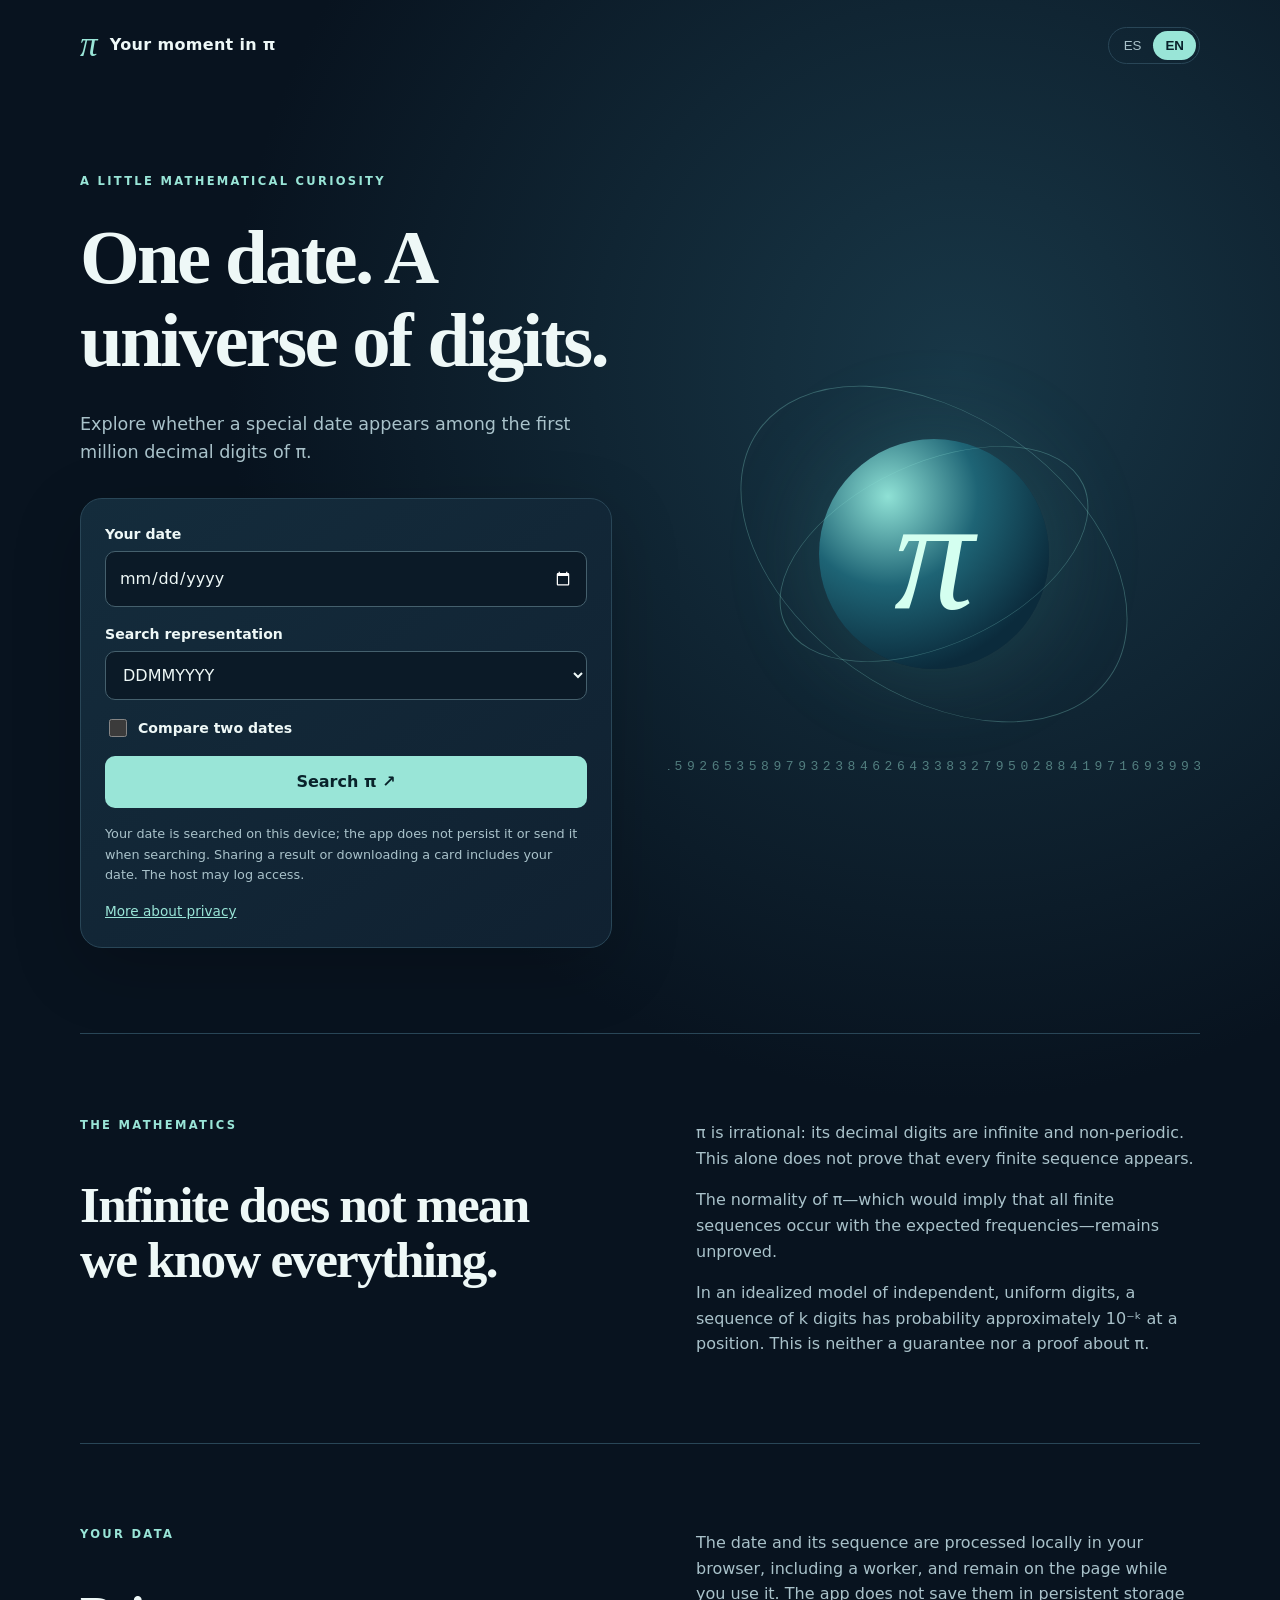
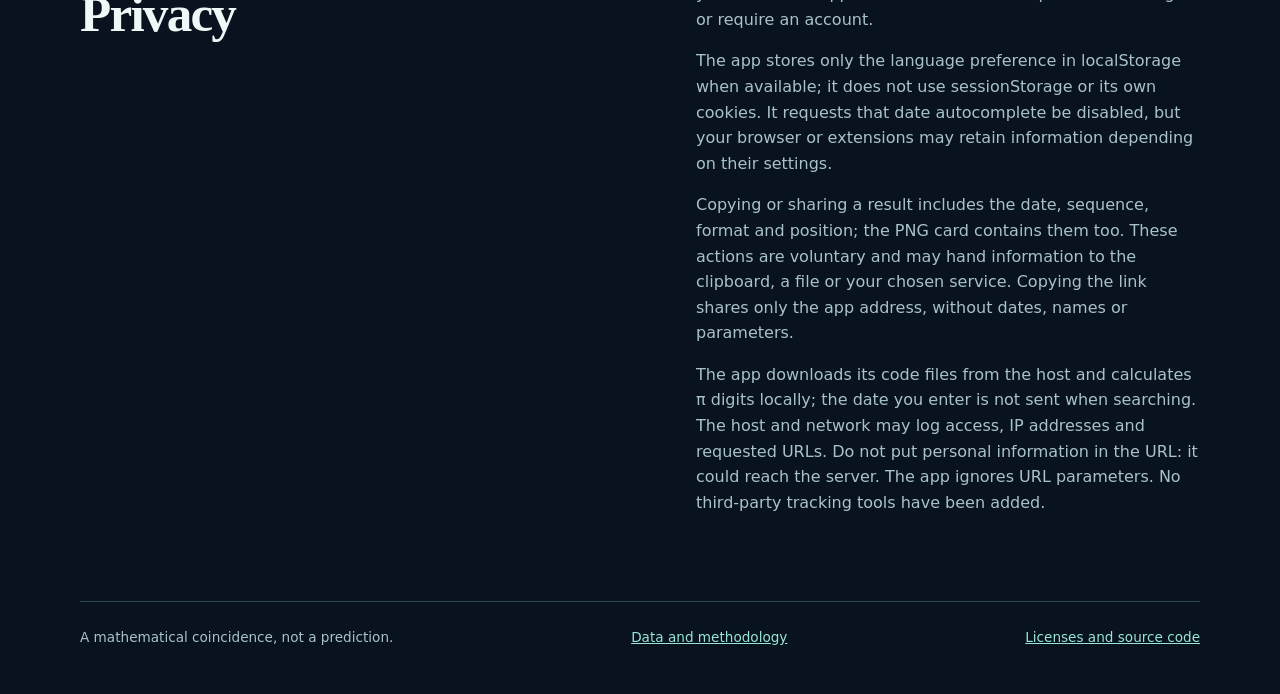
<file: index.html>
<!doctype html>
<html lang="es">
<head>
  <meta charset="utf-8">
  <meta name="viewport" content="width=device-width, initial-scale=1">
  <meta name="theme-color" content="#091522">
  <meta name="description" content="Busca una fecha entre un millón de decimales de pi.">
  <title>Tu instante en π</title>
  <link rel="stylesheet" href="./styles.css">
  <script type="module" src="./app.mjs"></script>
</head>
<body>
  <header class="topbar wrap">
    <a class="brand" href="./"><span class="brand-mark">π</span><span data-i18n="brand">Tu instante en π</span></a>
    <nav aria-label="Language / Idioma" class="language">
      <button type="button" data-lang="es" aria-pressed="true">ES</button>
      <button type="button" data-lang="en" aria-pressed="false">EN</button>
    </nav>
  </header>
  <main>
    <section class="hero wrap">
      <div>
        <p class="eyebrow" data-i18n="eyebrow">UNA PEQUEÑA CURIOSIDAD MATEMÁTICA</p>
        <h1 data-i18n="headline">Una fecha. <em>Un universo de cifras.</em></h1>
        <p class="intro" data-i18n="intro">Explora si una fecha especial aparece entre el primer millón de decimales de π.</p>
        <form id="search-form" class="panel" autocomplete="off">
          <div class="field"><label for="date-one" data-i18n="dateOne">Tu fecha</label><input id="date-one" type="date" min="0001-01-01" max="9999-12-31" autocomplete="off" required></div>
          <div class="field"><label for="format" data-i18n="format">Representación de búsqueda</label>
            <select id="format"><option value="DDMMYYYY">DDMMYYYY</option><option value="MMDDYYYY">MMDDYYYY</option><option value="YYYYMMDD">YYYYMMDD</option><option value="DDMMYY">DDMMYY</option></select>
          </div>
          <label class="toggle"><input id="couple" type="checkbox"> <span data-i18n="couple">Comparar dos fechas</span></label>
          <div class="field" id="second-field" hidden><label for="date-two" data-i18n="dateTwo">Segunda fecha</label><input id="date-two" type="date" min="0001-01-01" max="9999-12-31" autocomplete="off"></div>
          <button class="primary" id="search" type="submit" data-i18n="search">Buscar en π <span aria-hidden="true">↗</span></button>
          <button type="button" id="cancel" data-i18n="cancel" hidden>Cancelar búsqueda</button>
          <p class="privacy" data-i18n="privacy">Tu fecha se busca en este dispositivo y la app no la guarda de forma persistente ni la envía al buscar. Compartir el resultado o descargar una tarjeta incluye tu fecha. El alojamiento puede registrar accesos.</p>
          <a class="privacy-link" href="#privacy" data-i18n="privacyMore">Más sobre privacidad</a>
        </form>
      </div>
      <div class="cosmos" aria-hidden="true"><div class="orbit orbit-one"></div><div class="orbit orbit-two"></div><div class="orb">π</div><div class="digits">3.14159265358979323846264338327950288419716939937510</div></div>
    </section>
    <section class="wrap results" aria-live="polite" aria-atomic="true" id="results"></section>
    <section class="wrap knowledge">
      <div><p class="eyebrow" data-i18n="learnLabel">LA MATEMÁTICA DETRÁS</p><h2 data-i18n="learnTitle">Infinito no significa que sepamos todo.</h2></div>
      <div class="knowledge-copy"><p data-i18n="fact">π es irracional: sus decimales son infinitos y no periódicos. Esto, por sí solo, no demuestra que aparezca cada secuencia finita.</p><p data-i18n="normal">La normalidad de π —que implicaría que todas las secuencias finitas aparecen con las frecuencias esperadas— sigue sin demostrarse.</p><p data-i18n="probability">Como modelo idealizado de cifras independientes y uniformes, una secuencia de k dígitos tiene probabilidad aproximada 10⁻ᵏ en una posición. No es una garantía ni una prueba sobre π.</p></div>
    </section>
    <section class="wrap knowledge" id="privacy" aria-labelledby="privacy-title">
      <div><p class="eyebrow" data-i18n="privacyLabel">TUS DATOS</p><h2 id="privacy-title" data-i18n="privacyTitle">Privacidad</h2></div>
      <div class="knowledge-copy">
        <p data-i18n="privacyLocal">La fecha y su secuencia se procesan localmente en tu navegador, incluido un worker, y permanecen en la página mientras la usas. La aplicación no las guarda en almacenamiento persistente ni necesita una cuenta.</p>
        <p data-i18n="privacyStorage">La aplicación solo guarda la preferencia de idioma en localStorage cuando está disponible; no utiliza sessionStorage ni cookies propias. Solicita desactivar el autocompletado de fechas, pero el navegador o sus extensiones pueden conservar información según su configuración.</p>
        <p data-i18n="privacyShare">Copiar o compartir un resultado incluye la fecha, la secuencia, el formato y la posición; la tarjeta PNG también contiene esos datos. Estas acciones son voluntarias y pueden entregar información al portapapeles, al archivo o al servicio que elijas. Copiar el enlace solo comparte la dirección de la aplicación, sin fecha, nombre ni parámetros.</p>
        <p data-i18n="privacyNetwork">La aplicación descarga sus archivos de código desde el alojamiento y calcula los decimales localmente; no se envía la fecha introducida al buscar. El alojamiento y la red pueden registrar accesos, direcciones IP y direcciones solicitadas. No escribas datos personales en la URL: podrían llegar al servidor. La aplicación ignora sus parámetros. No se han incorporado herramientas de seguimiento de terceros.</p>
      </div>
    </section>
  </main>
  <footer class="wrap footer"><span data-i18n="footer">Una coincidencia matemática, no una predicción.</span><a href="./README.md" data-i18n="about">Datos y metodología</a><a href="./licencias.html" data-i18n="licenses">Licencias y código fuente</a></footer>
</body>
</html>
</file>
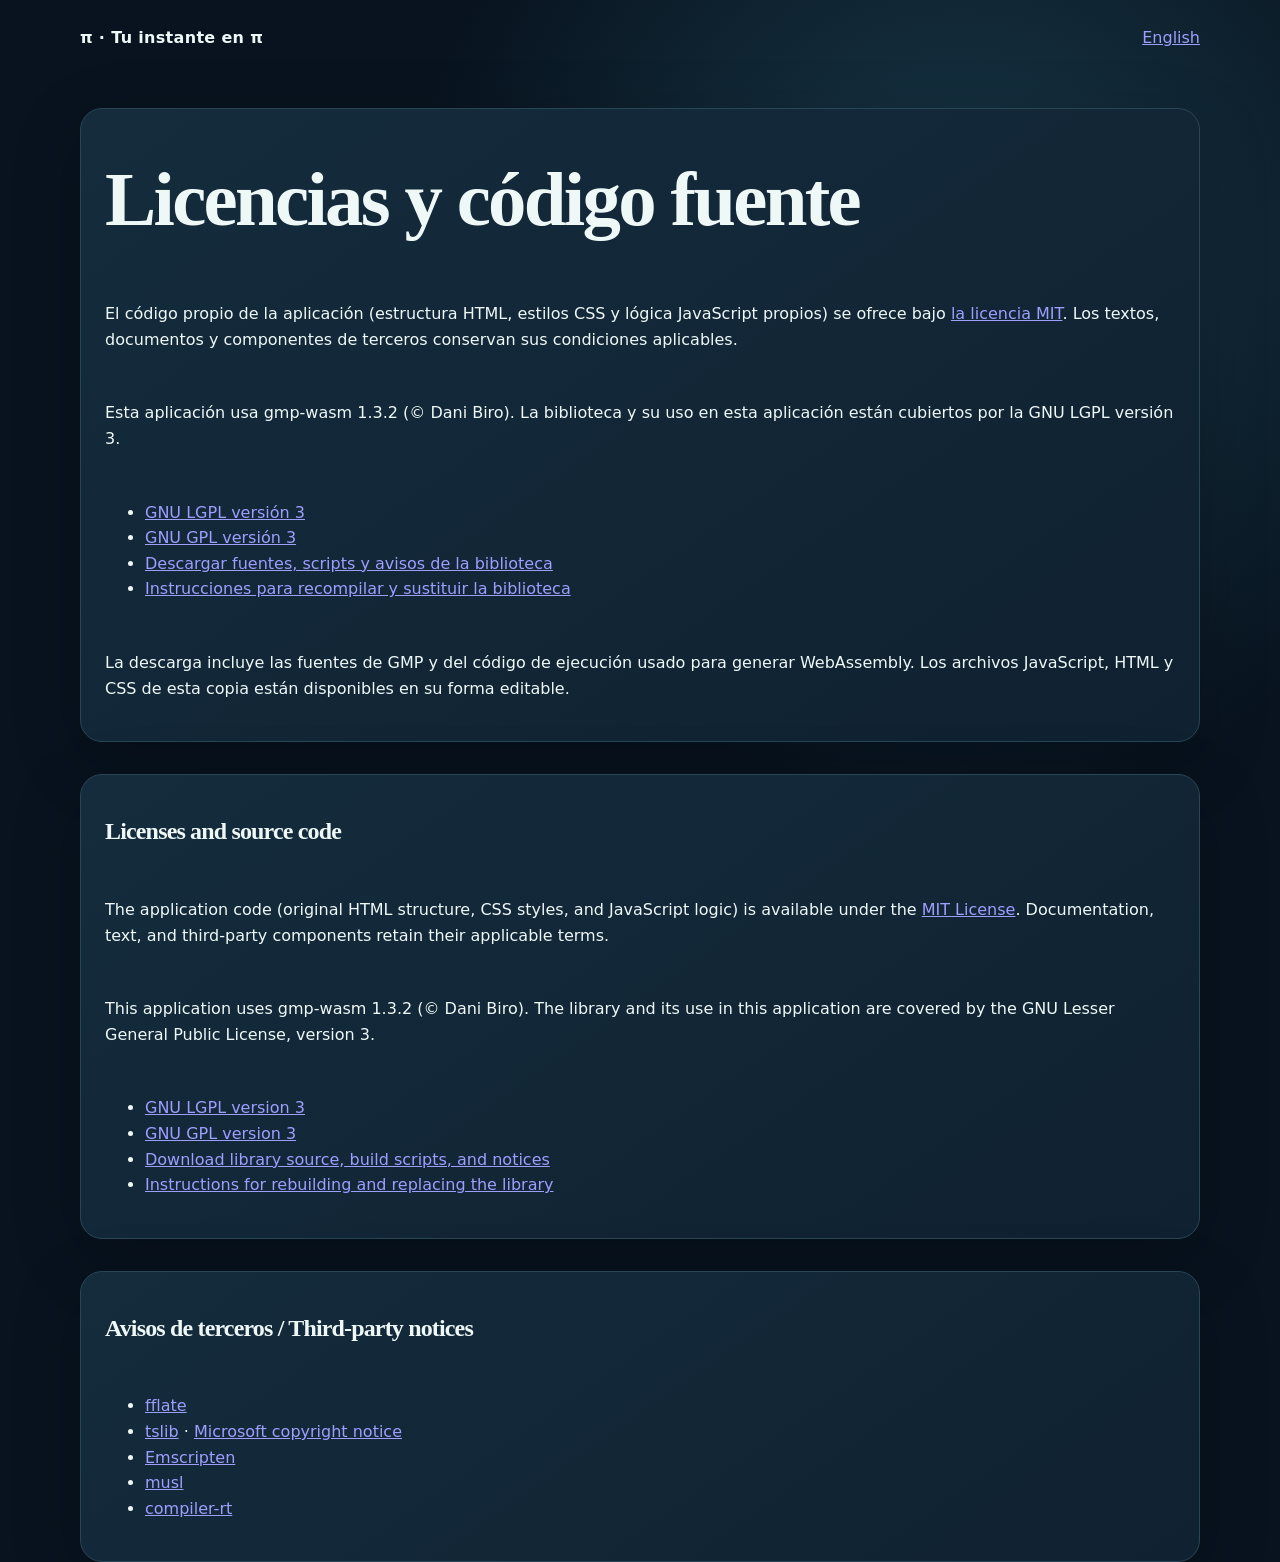
<file: licencias.html>
<!doctype html>
<html lang="es">
<head>
<meta charset="utf-8">
<meta name="viewport" content="width=device-width, initial-scale=1">
<title>Licencias y código fuente | Tu instante en π</title>
<link rel="stylesheet" href="./styles.css">
</head>
<body>
<header class="topbar wrap"><a class="brand" href="./">π · Tu instante en π</a><a href="#english" lang="en">English</a></header>
<main class="wrap">
<section class="panel">
<h1>Licencias y código fuente</h1>
<p>El código propio de la aplicación (estructura HTML, estilos CSS y lógica JavaScript propios) se ofrece bajo <a href="./LICENSE">la licencia MIT</a>. Los textos, documentos y componentes de terceros conservan sus condiciones aplicables.</p>
<p>Esta aplicación usa gmp-wasm 1.3.2 (© Dani Biro). La biblioteca y su uso en esta aplicación están cubiertos por la GNU LGPL versión 3.</p>
<ul>
<li><a href="./vendor/LGPL-3.0.txt">GNU LGPL versión 3</a></li>
<li><a href="./vendor/GPL-3.0.txt">GNU GPL versión 3</a></li>
<li><a href="./fuentes-gmp-wasm-1.3.2.zip" download>Descargar fuentes, scripts y avisos de la biblioteca</a></li>
<li><a href="./recompilar.md">Instrucciones para recompilar y sustituir la biblioteca</a></li>
</ul>
<p>La descarga incluye las fuentes de GMP y del código de ejecución usado para generar WebAssembly. Los archivos JavaScript, HTML y CSS de esta copia están disponibles en su forma editable.</p>
</section>
<section class="panel" id="english" lang="en">
<h2>Licenses and source code</h2>
<p>The application code (original HTML structure, CSS styles, and JavaScript logic) is available under the <a href="./LICENSE">MIT License</a>. Documentation, text, and third-party components retain their applicable terms.</p>
<p>This application uses gmp-wasm 1.3.2 (© Dani Biro). The library and its use in this application are covered by the GNU Lesser General Public License, version 3.</p>
<ul>
<li><a href="./vendor/LGPL-3.0.txt">GNU LGPL version 3</a></li>
<li><a href="./vendor/GPL-3.0.txt">GNU GPL version 3</a></li>
<li><a href="./fuentes-gmp-wasm-1.3.2.zip" download>Download library source, build scripts, and notices</a></li>
<li><a href="./recompilar.md">Instructions for rebuilding and replacing the library</a></li>
</ul>
</section>
<section class="panel">
<h2>Avisos de terceros <span lang="en">/ Third-party notices</span></h2>
<ul>
<li><a href="./vendor/FFLATE-LICENSE.txt">fflate</a></li>
<li><a href="./vendor/TSLIB-LICENSE.txt">tslib</a> · <a href="./vendor/TSLIB-NOTICE.txt">Microsoft copyright notice</a></li>
<li><a href="./vendor/EMSCRIPTEN-LICENSE.txt">Emscripten</a></li>
<li><a href="./vendor/MUSL-COPYRIGHT.txt">musl</a></li>
<li><a href="./vendor/COMPILER-RT-LICENSE.txt">compiler-rt</a></li>
</ul>
</section>
</main>
</body>
</html>
</file>
<file: styles.css>
:root{color-scheme:dark;--bg:#08131f;--panel:#102334;--ink:#eef8f7;--muted:#a9c2ca;--mint:#99e5d7;--line:#294657}
.privacy-link{color:var(--mint);font-size:.85rem}.share-notice{margin:16px 0 0;color:var(--muted);font-size:.88rem}
.scale-metric{font-variant-numeric:tabular-nums;overflow-wrap:anywhere}#scale-slider{display:block;width:100%;accent-color:var(--mint);margin:14px 0}.scale-line{height:48px;position:relative;margin:20px 14px;background:linear-gradient(var(--muted),var(--muted)) center/100% 2px no-repeat}.scale-marker{position:absolute;top:50%;transform:translate(-50%,-50%);border-radius:50%;display:grid;place-items:center;width:25px;height:25px;font-size:12px;font-weight:800;color:#08202a;background:#9be6d6;border:2px solid #08202a}.marker-two{background:#ffcb8c;top:75%}.scale-line-text{overflow-wrap:anywhere}.scale-graph{display:block;width:100%;max-width:640px;height:auto;color:var(--muted)}.scale-graph text{fill:currentColor;font:20px system-ui}.scale-axis{stroke:#8ca9b1;stroke-width:1;fill:none}.scale-curve{stroke:#99e5d7;stroke-width:3;fill:none}.scale-dot{fill:#ffcb8c}.scale-limit{font-size:1.3rem;color:var(--mint)}details summary{cursor:pointer;font-weight:700}
*{box-sizing:border-box}html{scroll-behavior:smooth}body{margin:0;background:radial-gradient(circle at 75% 16%,#183747 0,transparent 34%),var(--bg);color:var(--ink);font:16px/1.6 system-ui,-apple-system,sans-serif}.wrap{width:min(1120px,calc(100% - 40px));margin:auto}.topbar{display:flex;justify-content:space-between;align-items:center;padding:25px 0}.brand{color:inherit;text-decoration:none;font-weight:700;letter-spacing:.02em;display:flex;align-items:center;gap:12px}.brand-mark{font:italic 35px Georgia;color:var(--mint)}.language{display:flex;border:1px solid var(--line);border-radius:50px;padding:3px}.language button{border:0;border-radius:30px;background:transparent;color:var(--muted);padding:7px 12px;cursor:pointer}.language button[aria-pressed=true]{background:var(--mint);color:#08202a;font-weight:800}.hero{display:grid;grid-template-columns:1fr 1fr;align-items:center;gap:5%;padding:70px 0 85px}.eyebrow{font-size:.72rem;letter-spacing:.2em;color:var(--mint);font-weight:800}h1,h2{font-family:Georgia,serif;line-height:1.08;letter-spacing:-.035em}h1{font-size:clamp(3rem,6vw,5.5rem);margin:.35em 0}h1 em{color:var(--mint);font-weight:400}.intro{font-size:1.1rem;color:var(--muted);max-width:38rem}.panel,.result{background:linear-gradient(145deg,#142c3c,#102131);border:1px solid var(--line);border-radius:22px;padding:24px;box-shadow:0 20px 70px #0003}.panel{margin-top:32px;display:grid;gap:16px}.field{display:grid;gap:6px}label{font-weight:650;font-size:.88rem}input[type=date],select{width:100%;padding:13px;border:1px solid #45606d;border-radius:10px;background:#0b1a27;color:var(--ink);font:inherit}input[type=checkbox]{accent-color:#92e0d1;width:18px;height:18px}.toggle{display:flex;align-items:center;gap:8px}.primary,.action{border:0;cursor:pointer;font:inherit;font-weight:750;border-radius:10px;padding:13px 18px}.primary{background:var(--mint);color:#09222a}.primary:hover{background:#c2f4e9}.primary:disabled{opacity:.6;cursor:wait}.privacy{color:var(--muted);font-size:.8rem;margin:0}.cosmos{height:470px;position:relative;display:grid;place-items:center;overflow:hidden}.orb{width:230px;height:230px;border-radius:50%;display:grid;place-items:center;background:radial-gradient(circle at 30% 25%,#8fe1d5,#1e6475 38%,#0b2b3c 75%);box-shadow:0 0 100px #51c7bc30;font:italic 160px Georgia;color:#d4fff0}.orbit{position:absolute;border:1px solid #8ce2d44d;border-radius:50%;width:330px;height:330px;transform:rotate(-25deg) scaleY(.55)}.orbit-two{width:430px;height:430px;transform:rotate(35deg) scaleY(.65)}.digits{position:absolute;bottom:15px;white-space:nowrap;letter-spacing:.35em;color:#9be2d57a;font:13px monospace;animation:drift 18s linear infinite}@keyframes drift{from{transform:translateX(20%)}to{transform:translateX(-20%)}}.results:empty{display:none}.results{display:grid;gap:18px;margin-bottom:70px}.result h2{font-size:2rem;margin:.2em 0}.result p{margin:.5em 0}.muted{color:var(--muted)}.position{font-size:clamp(2rem,5vw,3.8rem);font-family:Georgia;color:var(--mint);line-height:1.1}.context{font:clamp(.8rem,2vw,1.05rem)/1.8 monospace;overflow-wrap:anywhere;background:#081925;border-radius:10px;padding:15px;margin:18px 0}.context mark{background:var(--mint);color:#08222a;border-radius:3px}.actions{display:flex;flex-wrap:wrap;gap:10px;margin-top:20px}.action{background:#234252;color:var(--ink)}.action:hover{background:#31586a}.feedback{min-height:1.6em}.knowledge{border-top:1px solid var(--line);padding:70px 0;display:grid;grid-template-columns:1fr 1fr;gap:10%}.knowledge h2{font-size:clamp(2rem,4vw,3.4rem)}.knowledge-copy{color:var(--muted)}.footer{border-top:1px solid var(--line);padding:25px 0 45px;display:flex;justify-content:space-between;gap:20px;color:var(--muted);font-size:.85rem}.footer a{color:var(--mint)}:focus-visible{outline:3px solid #ffd78b;outline-offset:3px}[hidden]{display:none!important}@media(max-width:700px){.hero{grid-template-columns:1fr;padding:35px 0 50px}.cosmos{height:260px;grid-row:1}.orb{width:150px;height:150px;font-size:100px}.orbit{width:210px;height:210px}.orbit-two{width:260px;height:260px}.knowledge{grid-template-columns:1fr;gap:0;padding:40px 0}.footer{flex-direction:column}h1{font-size:3.1rem}.panel,.result{padding:20px}}@media(prefers-reduced-motion:reduce){*,*::before,*::after{animation-duration:.01ms!important;animation-iteration-count:1!important;scroll-behavior:auto!important}}
</file>
